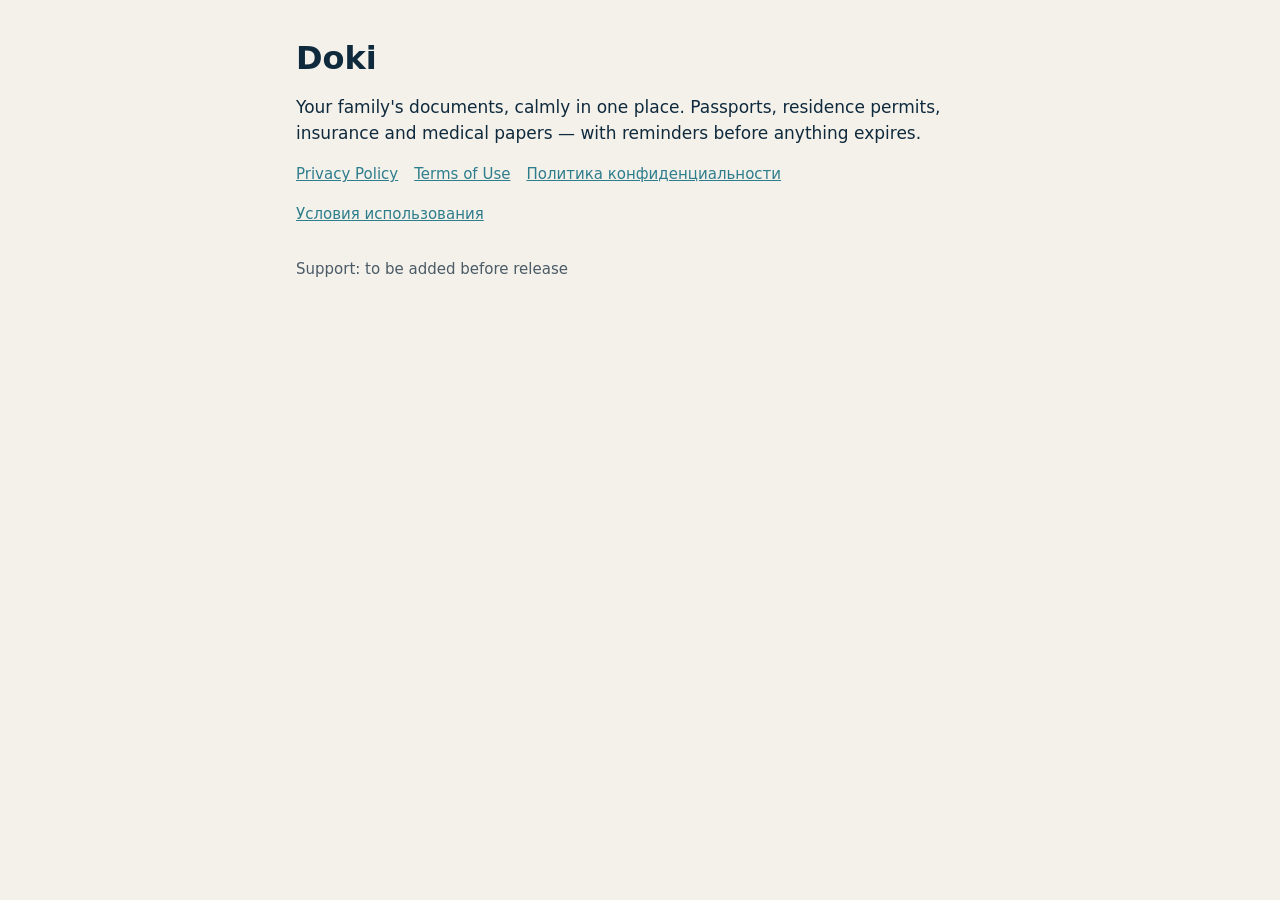
<file: index.html>
<!doctype html>
<html lang="en"><head><meta charset="utf-8"><meta name="viewport" content="width=device-width,initial-scale=1">
<title>Doki</title><link rel="stylesheet" href="style.css"></head>
<body><main>
<h1>Doki</h1>
<p>Your family's documents, calmly in one place. Passports, residence permits, insurance and medical papers — with reminders before anything expires.</p>
<nav><a href="privacy.html">Privacy Policy</a><a href="terms.html">Terms of Use</a><a href="ru/privacy.html">Политика конфиденциальности</a><a href="ru/terms.html">Условия использования</a></nav>
<p class="muted">Support: to be added before release</p>
</main></body></html>
</file>
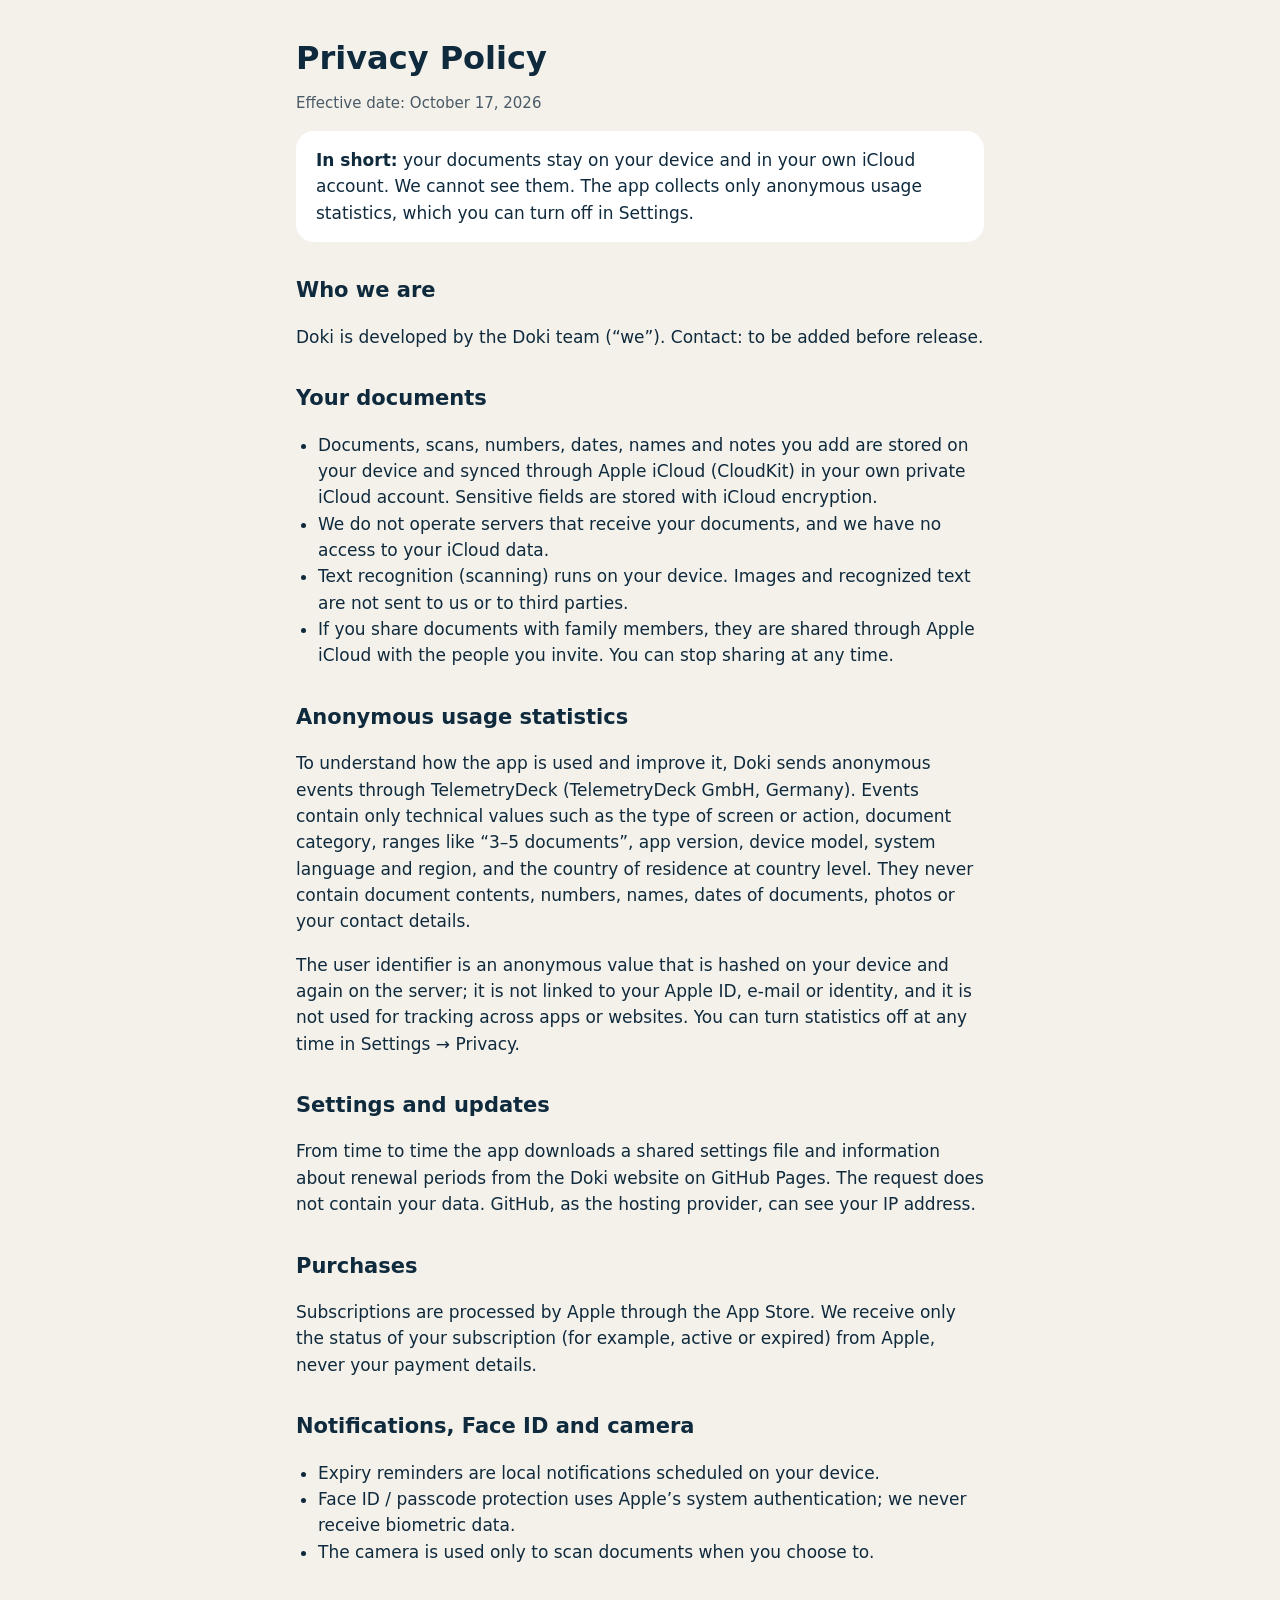
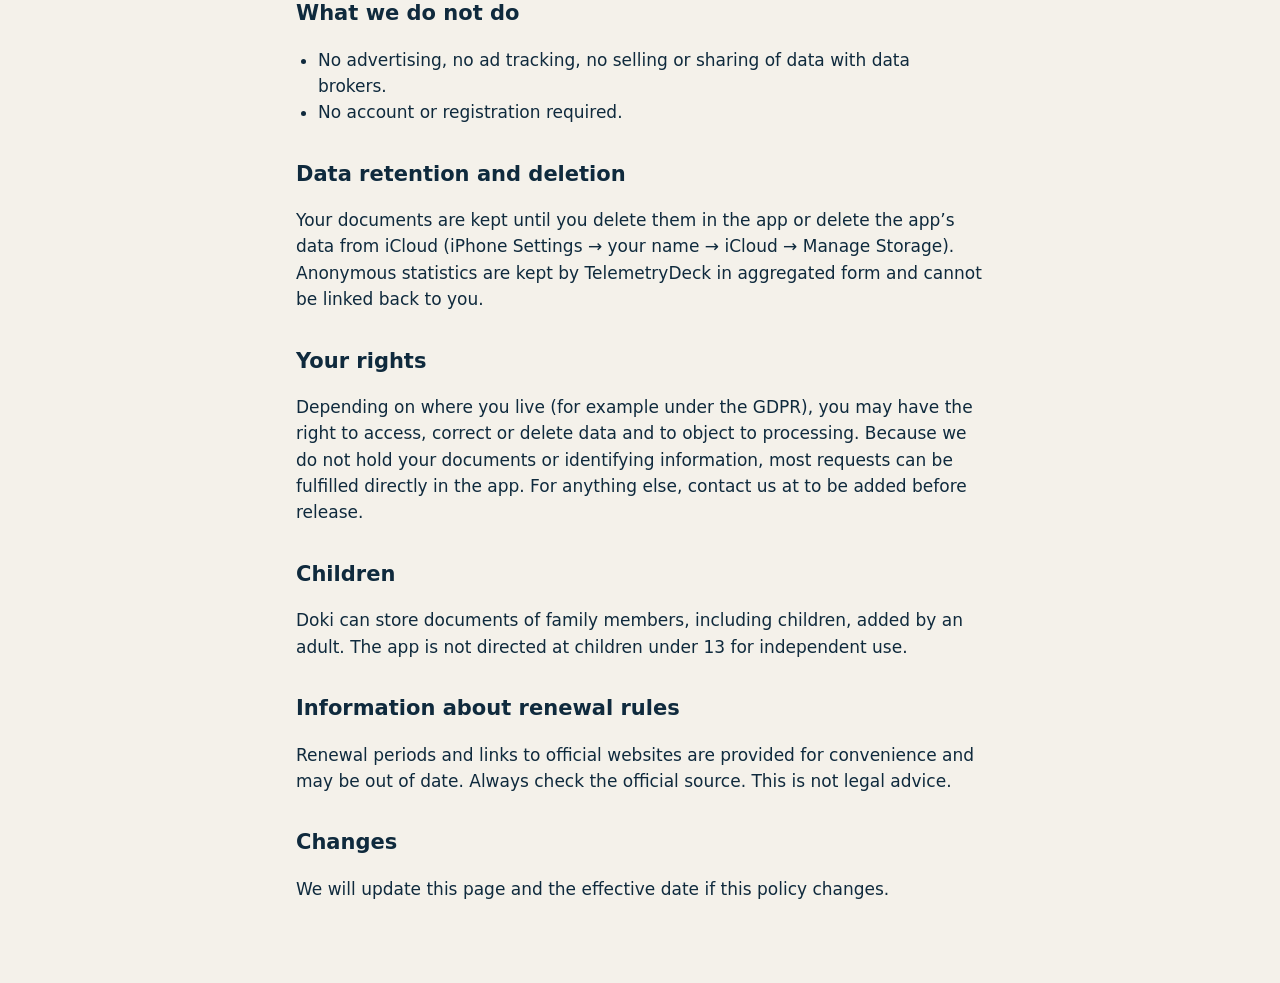
<file: privacy.html>
<!doctype html>
<html lang="en"><head><meta charset="utf-8"><meta name="viewport" content="width=device-width,initial-scale=1">
<title>Doki — Privacy Policy</title><link rel="stylesheet" href="style.css"></head>
<body><main>
<h1>Privacy Policy</h1>
<p class="muted">Effective date: October 17, 2026</p>

<div class="card"><strong>In short:</strong> your documents stay on your device and in your own iCloud account. We cannot see them. The app collects only anonymous usage statistics, which you can turn off in Settings.</div>

<h2>Who we are</h2>
<p>Doki is developed by the Doki team (“we”). Contact: to be added before release.</p>

<h2>Your documents</h2>
<ul>
<li>Documents, scans, numbers, dates, names and notes you add are stored on your device and synced through Apple iCloud (CloudKit) in your own private iCloud account. Sensitive fields are stored with iCloud encryption.</li>
<li>We do not operate servers that receive your documents, and we have no access to your iCloud data.</li>
<li>Text recognition (scanning) runs on your device. Images and recognized text are not sent to us or to third parties.</li>
<li>If you share documents with family members, they are shared through Apple iCloud with the people you invite. You can stop sharing at any time.</li>
</ul>

<h2>Anonymous usage statistics</h2>
<p>To understand how the app is used and improve it, Doki sends anonymous events through TelemetryDeck (TelemetryDeck GmbH, Germany). Events contain only technical values such as the type of screen or action, document category, ranges like “3–5 documents”, app version, device model, system language and region, and the country of residence at country level. They never contain document contents, numbers, names, dates of documents, photos or your contact details.</p>
<p>The user identifier is an anonymous value that is hashed on your device and again on the server; it is not linked to your Apple ID, e-mail or identity, and it is not used for tracking across apps or websites. You can turn statistics off at any time in Settings → Privacy.</p>

<h2>Settings and updates</h2>
<p>From time to time the app downloads a shared settings file and information about renewal periods from the Doki website on GitHub Pages. The request does not contain your data. GitHub, as the hosting provider, can see your IP address.</p>

<h2>Purchases</h2>
<p>Subscriptions are processed by Apple through the App Store. We receive only the status of your subscription (for example, active or expired) from Apple, never your payment details.</p>

<h2>Notifications, Face ID and camera</h2>
<ul>
<li>Expiry reminders are local notifications scheduled on your device.</li>
<li>Face ID / passcode protection uses Apple’s system authentication; we never receive biometric data.</li>
<li>The camera is used only to scan documents when you choose to.</li>
</ul>

<h2>What we do not do</h2>
<ul><li>No advertising, no ad tracking, no selling or sharing of data with data brokers.</li><li>No account or registration required.</li></ul>

<h2>Data retention and deletion</h2>
<p>Your documents are kept until you delete them in the app or delete the app’s data from iCloud (iPhone Settings → your name → iCloud → Manage Storage). Anonymous statistics are kept by TelemetryDeck in aggregated form and cannot be linked back to you.</p>

<h2>Your rights</h2>
<p>Depending on where you live (for example under the GDPR), you may have the right to access, correct or delete data and to object to processing. Because we do not hold your documents or identifying information, most requests can be fulfilled directly in the app. For anything else, contact us at to be added before release.</p>

<h2>Children</h2>
<p>Doki can store documents of family members, including children, added by an adult. The app is not directed at children under 13 for independent use.</p>

<h2>Information about renewal rules</h2>
<p>Renewal periods and links to official websites are provided for convenience and may be out of date. Always check the official source. This is not legal advice.</p>

<h2>Changes</h2>
<p>We will update this page and the effective date if this policy changes.</p>
</main></body></html>
</file>
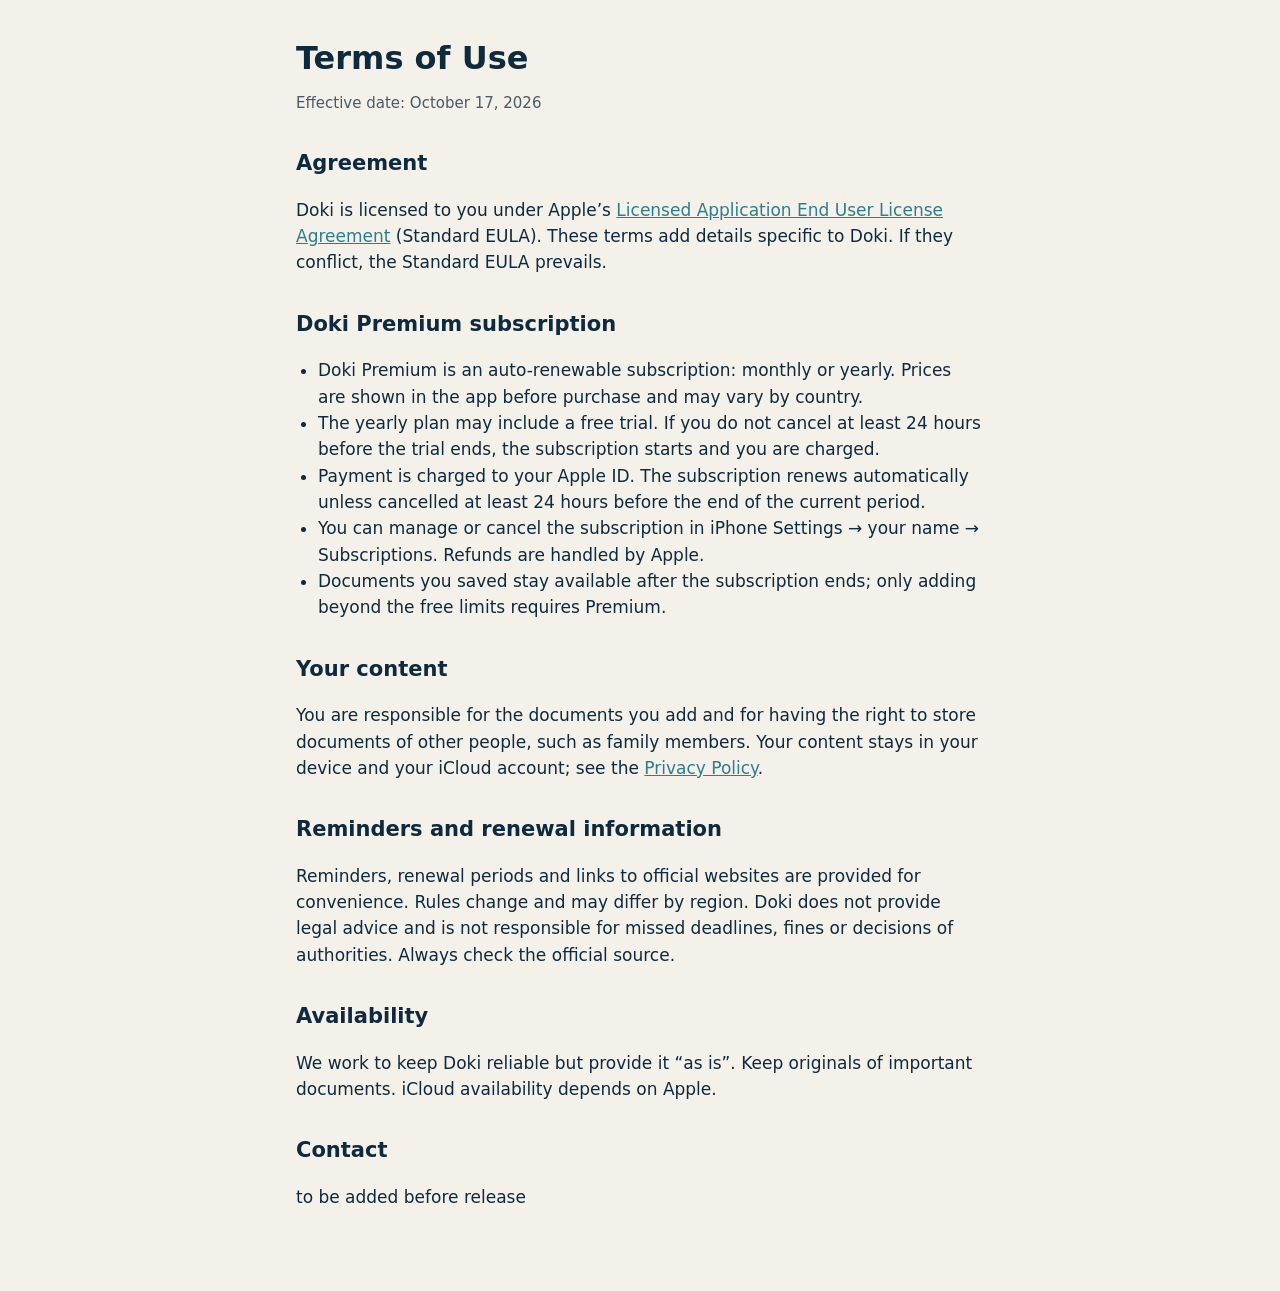
<file: terms.html>
<!doctype html>
<html lang="en"><head><meta charset="utf-8"><meta name="viewport" content="width=device-width,initial-scale=1">
<title>Doki — Terms of Use</title><link rel="stylesheet" href="style.css"></head>
<body><main>
<h1>Terms of Use</h1>
<p class="muted">Effective date: October 17, 2026</p>

<h2>Agreement</h2>
<p>Doki is licensed to you under Apple’s <a href="https://www.apple.com/legal/internet-services/itunes/dev/stdeula/">Licensed Application End User License Agreement</a> (Standard EULA). These terms add details specific to Doki. If they conflict, the Standard EULA prevails.</p>

<h2>Doki Premium subscription</h2>
<ul>
<li>Doki Premium is an auto-renewable subscription: monthly or yearly. Prices are shown in the app before purchase and may vary by country.</li>
<li>The yearly plan may include a free trial. If you do not cancel at least 24 hours before the trial ends, the subscription starts and you are charged.</li>
<li>Payment is charged to your Apple ID. The subscription renews automatically unless cancelled at least 24 hours before the end of the current period.</li>
<li>You can manage or cancel the subscription in iPhone Settings → your name → Subscriptions. Refunds are handled by Apple.</li>
<li>Documents you saved stay available after the subscription ends; only adding beyond the free limits requires Premium.</li>
</ul>

<h2>Your content</h2>
<p>You are responsible for the documents you add and for having the right to store documents of other people, such as family members. Your content stays in your device and your iCloud account; see the <a href="privacy.html">Privacy Policy</a>.</p>

<h2>Reminders and renewal information</h2>
<p>Reminders, renewal periods and links to official websites are provided for convenience. Rules change and may differ by region. Doki does not provide legal advice and is not responsible for missed deadlines, fines or decisions of authorities. Always check the official source.</p>

<h2>Availability</h2>
<p>We work to keep Doki reliable but provide it “as is”. Keep originals of important documents. iCloud availability depends on Apple.</p>

<h2>Contact</h2>
<p>to be added before release</p>
</main></body></html>
</file>
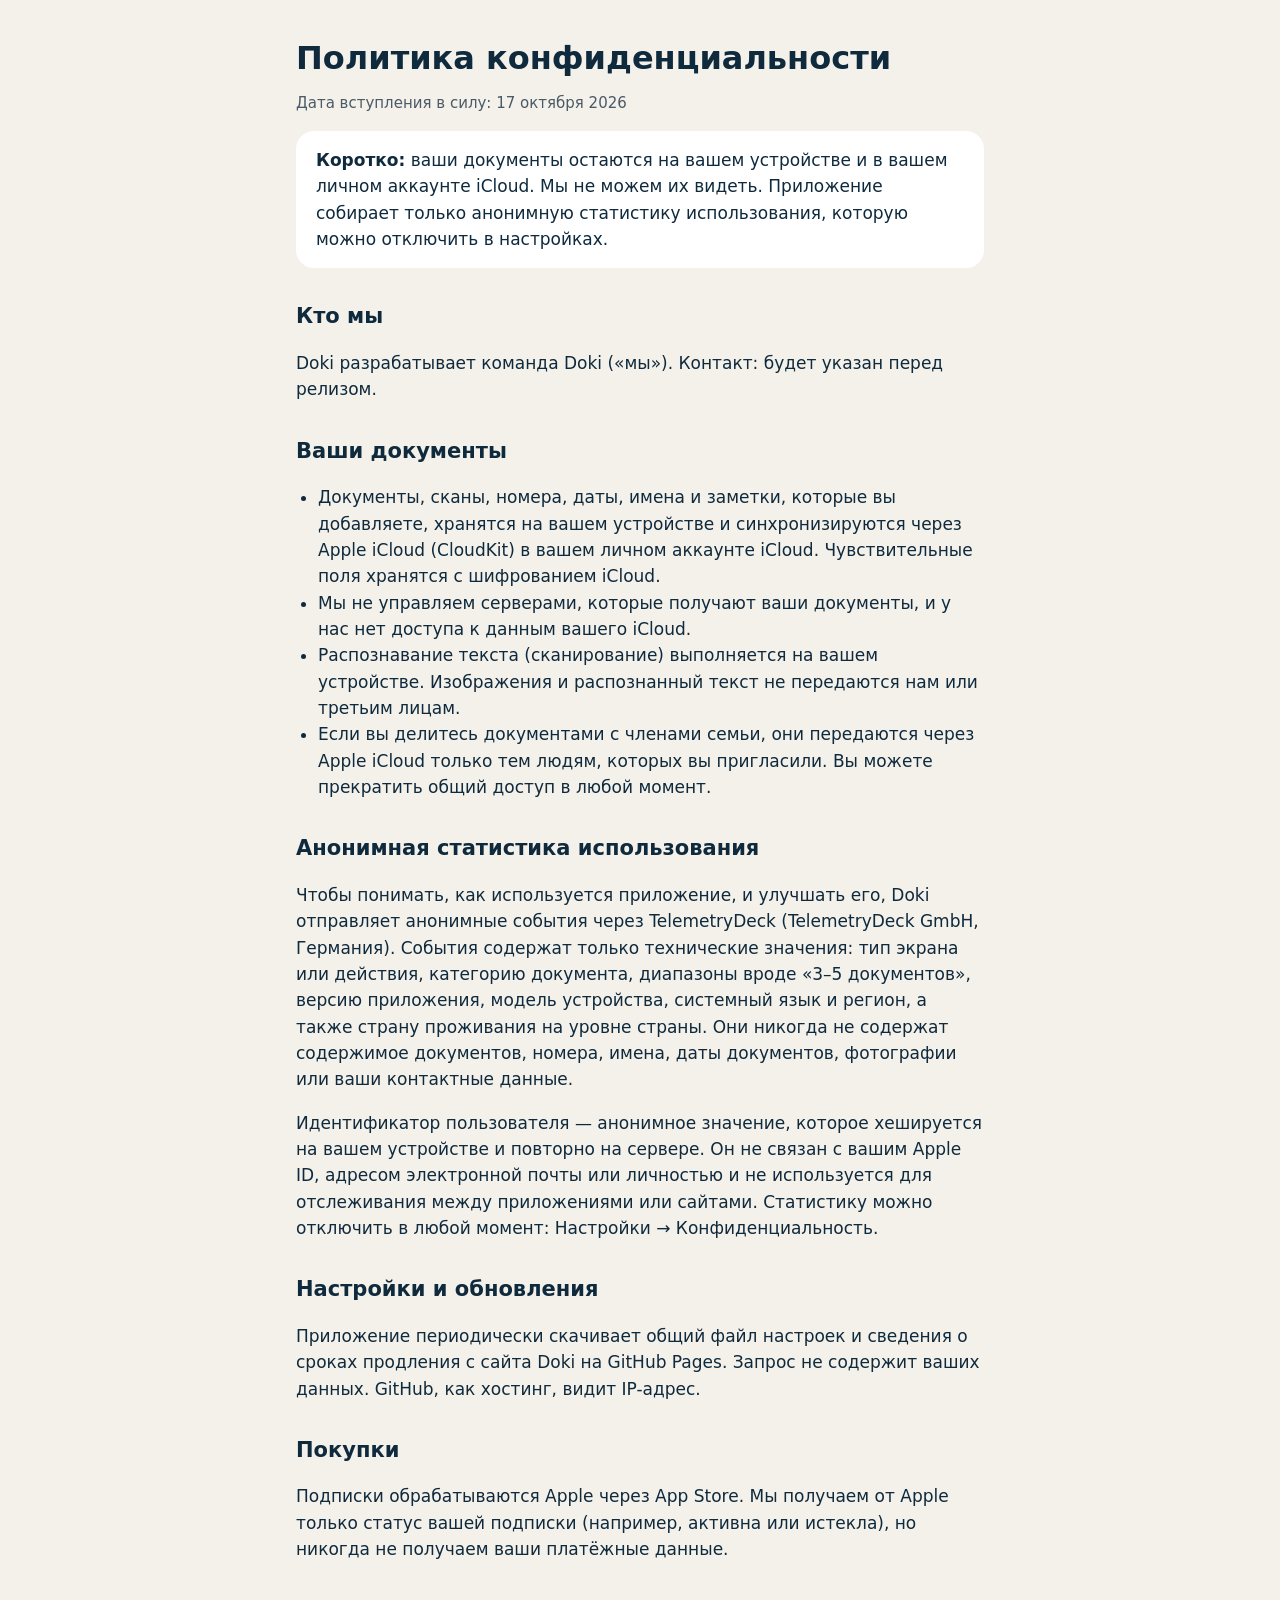
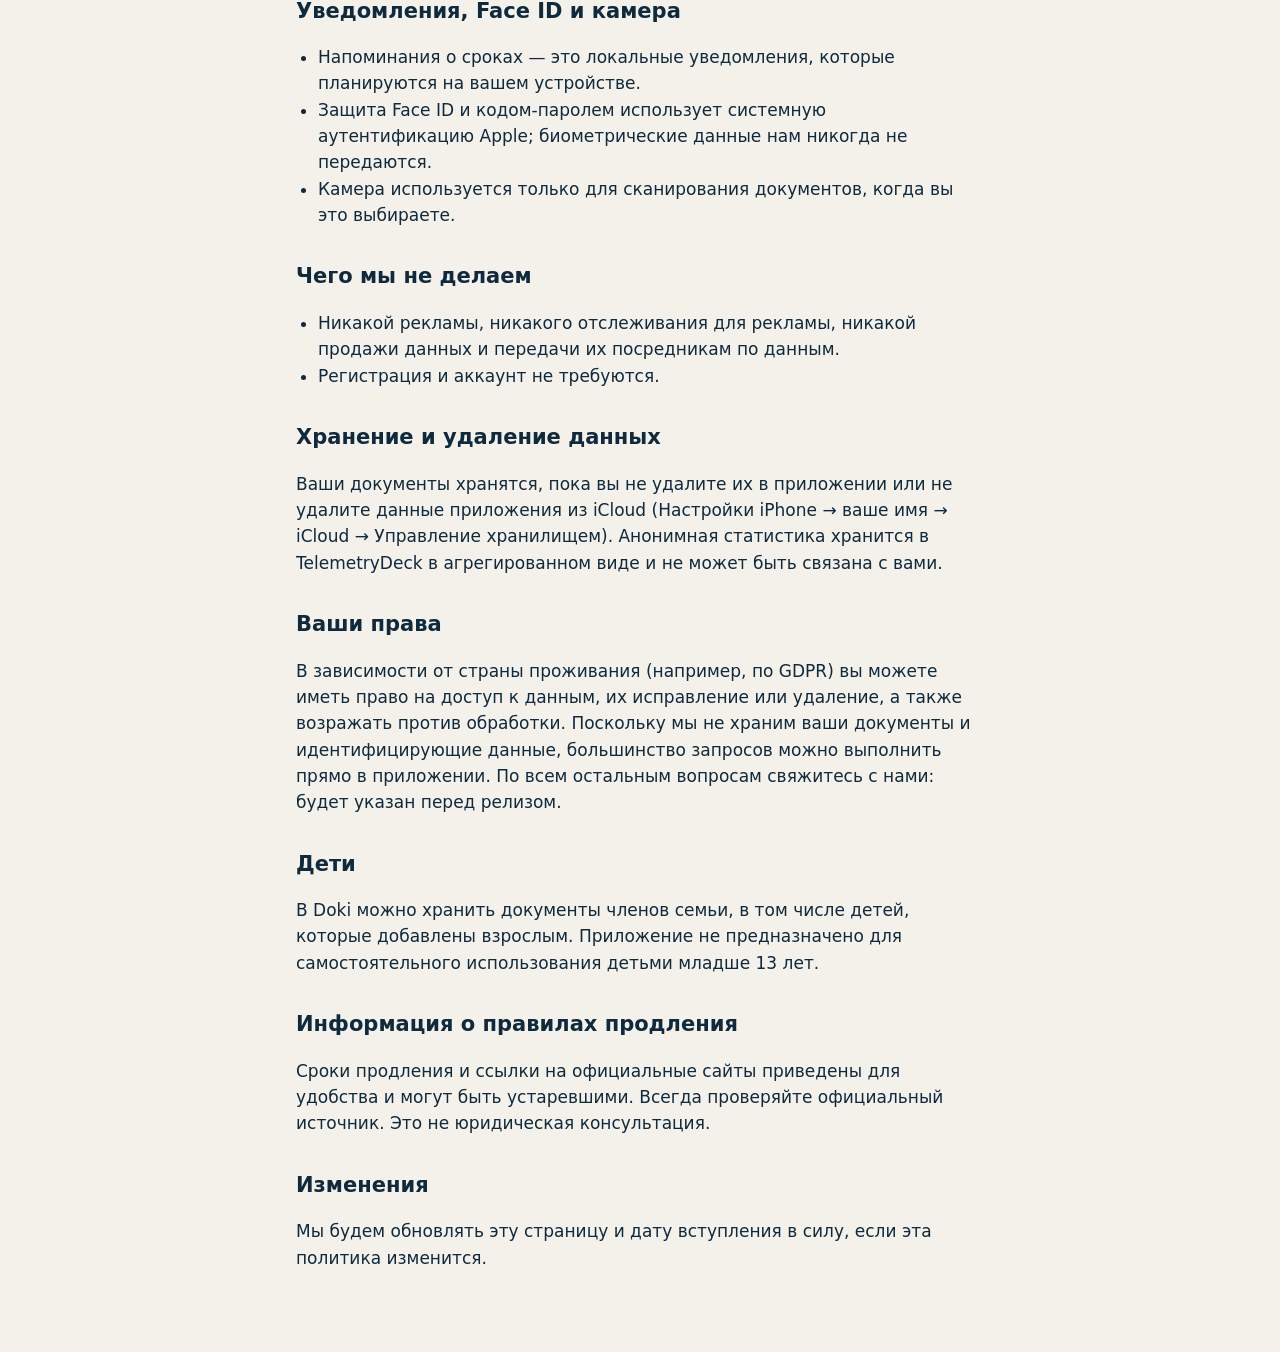
<file: ru/privacy.html>
<!doctype html>
<html lang="ru"><head><meta charset="utf-8"><meta name="viewport" content="width=device-width,initial-scale=1">
<title>Doki — Политика конфиденциальности</title><link rel="stylesheet" href="../style.css"></head>
<body><main>
<h1>Политика конфиденциальности</h1>
<p class="muted">Дата вступления в силу: 17 октября 2026</p>

<div class="card"><strong>Коротко:</strong> ваши документы остаются на вашем устройстве и в вашем личном аккаунте iCloud. Мы не можем их видеть. Приложение собирает только анонимную статистику использования, которую можно отключить в настройках.</div>

<h2>Кто мы</h2>
<p>Doki разрабатывает команда Doki («мы»). Контакт: будет указан перед релизом.</p>

<h2>Ваши документы</h2>
<ul>
<li>Документы, сканы, номера, даты, имена и заметки, которые вы добавляете, хранятся на вашем устройстве и синхронизируются через Apple iCloud (CloudKit) в вашем личном аккаунте iCloud. Чувствительные поля хранятся с шифрованием iCloud.</li>
<li>Мы не управляем серверами, которые получают ваши документы, и у нас нет доступа к данным вашего iCloud.</li>
<li>Распознавание текста (сканирование) выполняется на вашем устройстве. Изображения и распознанный текст не передаются нам или третьим лицам.</li>
<li>Если вы делитесь документами с членами семьи, они передаются через Apple iCloud только тем людям, которых вы пригласили. Вы можете прекратить общий доступ в любой момент.</li>
</ul>

<h2>Анонимная статистика использования</h2>
<p>Чтобы понимать, как используется приложение, и улучшать его, Doki отправляет анонимные события через TelemetryDeck (TelemetryDeck GmbH, Германия). События содержат только технические значения: тип экрана или действия, категорию документа, диапазоны вроде «3–5 документов», версию приложения, модель устройства, системный язык и регион, а также страну проживания на уровне страны. Они никогда не содержат содержимое документов, номера, имена, даты документов, фотографии или ваши контактные данные.</p>
<p>Идентификатор пользователя — анонимное значение, которое хешируется на вашем устройстве и повторно на сервере. Он не связан с вашим Apple ID, адресом электронной почты или личностью и не используется для отслеживания между приложениями или сайтами. Статистику можно отключить в любой момент: Настройки → Конфиденциальность.</p>

<h2>Настройки и обновления</h2>
<p>Приложение периодически скачивает общий файл настроек и сведения о сроках продления с сайта Doki на GitHub Pages. Запрос не содержит ваших данных. GitHub, как хостинг, видит IP-адрес.</p>

<h2>Покупки</h2>
<p>Подписки обрабатываются Apple через App Store. Мы получаем от Apple только статус вашей подписки (например, активна или истекла), но никогда не получаем ваши платёжные данные.</p>

<h2>Уведомления, Face ID и камера</h2>
<ul>
<li>Напоминания о сроках — это локальные уведомления, которые планируются на вашем устройстве.</li>
<li>Защита Face ID и кодом-паролем использует системную аутентификацию Apple; биометрические данные нам никогда не передаются.</li>
<li>Камера используется только для сканирования документов, когда вы это выбираете.</li>
</ul>

<h2>Чего мы не делаем</h2>
<ul><li>Никакой рекламы, никакого отслеживания для рекламы, никакой продажи данных и передачи их посредникам по данным.</li><li>Регистрация и аккаунт не требуются.</li></ul>

<h2>Хранение и удаление данных</h2>
<p>Ваши документы хранятся, пока вы не удалите их в приложении или не удалите данные приложения из iCloud (Настройки iPhone → ваше имя → iCloud → Управление хранилищем). Анонимная статистика хранится в TelemetryDeck в агрегированном виде и не может быть связана с вами.</p>

<h2>Ваши права</h2>
<p>В зависимости от страны проживания (например, по GDPR) вы можете иметь право на доступ к данным, их исправление или удаление, а также возражать против обработки. Поскольку мы не храним ваши документы и идентифицирующие данные, большинство запросов можно выполнить прямо в приложении. По всем остальным вопросам свяжитесь с нами: будет указан перед релизом.</p>

<h2>Дети</h2>
<p>В Doki можно хранить документы членов семьи, в том числе детей, которые добавлены взрослым. Приложение не предназначено для самостоятельного использования детьми младше 13 лет.</p>

<h2>Информация о правилах продления</h2>
<p>Сроки продления и ссылки на официальные сайты приведены для удобства и могут быть устаревшими. Всегда проверяйте официальный источник. Это не юридическая консультация.</p>

<h2>Изменения</h2>
<p>Мы будем обновлять эту страницу и дату вступления в силу, если эта политика изменится.</p>
</main></body></html>
</file>
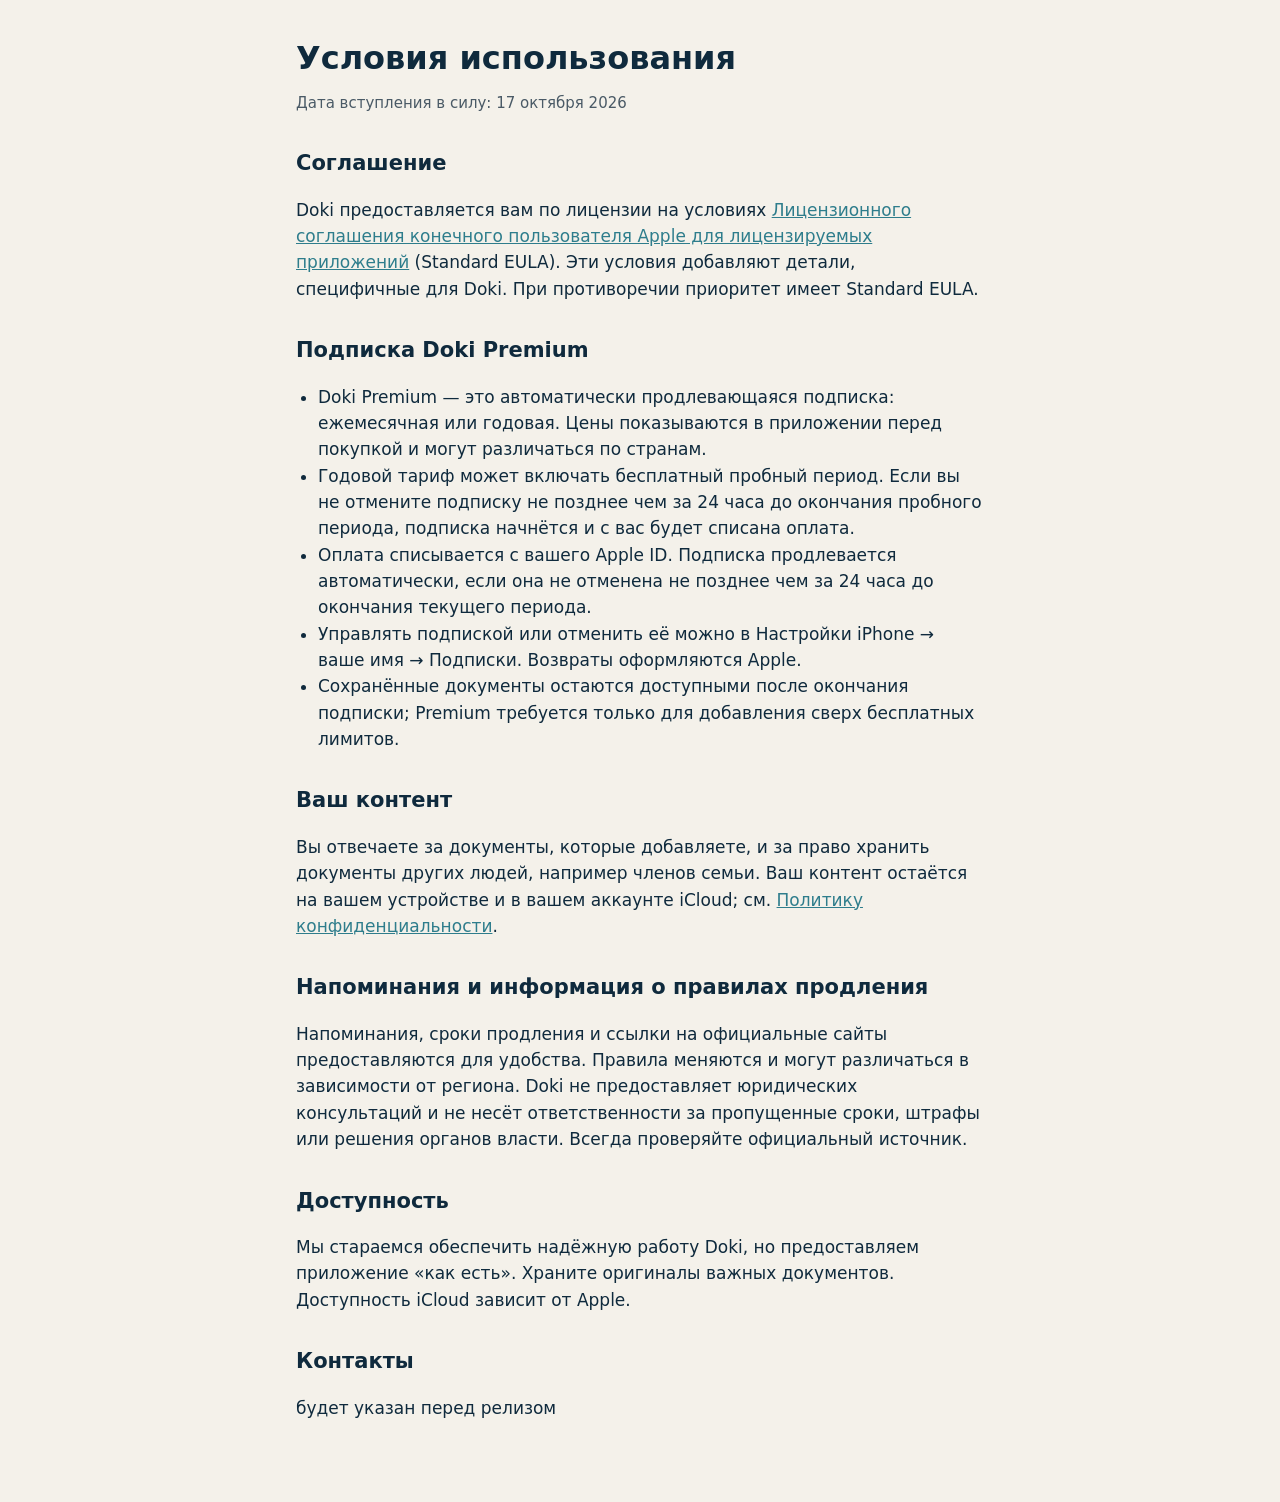
<file: ru/terms.html>
<!doctype html>
<html lang="ru"><head><meta charset="utf-8"><meta name="viewport" content="width=device-width,initial-scale=1">
<title>Doki — Условия использования</title><link rel="stylesheet" href="../style.css"></head>
<body><main>
<h1>Условия использования</h1>
<p class="muted">Дата вступления в силу: 17 октября 2026</p>

<h2>Соглашение</h2>
<p>Doki предоставляется вам по лицензии на условиях <a href="https://www.apple.com/legal/internet-services/itunes/dev/stdeula/">Лицензионного соглашения конечного пользователя Apple для лицензируемых приложений</a> (Standard EULA). Эти условия добавляют детали, специфичные для Doki. При противоречии приоритет имеет Standard EULA.</p>

<h2>Подписка Doki Premium</h2>
<ul>
<li>Doki Premium — это автоматически продлевающаяся подписка: ежемесячная или годовая. Цены показываются в приложении перед покупкой и могут различаться по странам.</li>
<li>Годовой тариф может включать бесплатный пробный период. Если вы не отмените подписку не позднее чем за 24 часа до окончания пробного периода, подписка начнётся и с вас будет списана оплата.</li>
<li>Оплата списывается с вашего Apple ID. Подписка продлевается автоматически, если она не отменена не позднее чем за 24 часа до окончания текущего периода.</li>
<li>Управлять подпиской или отменить её можно в Настройки iPhone → ваше имя → Подписки. Возвраты оформляются Apple.</li>
<li>Сохранённые документы остаются доступными после окончания подписки; Premium требуется только для добавления сверх бесплатных лимитов.</li>
</ul>

<h2>Ваш контент</h2>
<p>Вы отвечаете за документы, которые добавляете, и за право хранить документы других людей, например членов семьи. Ваш контент остаётся на вашем устройстве и в вашем аккаунте iCloud; см. <a href="privacy.html">Политику конфиденциальности</a>.</p>

<h2>Напоминания и информация о правилах продления</h2>
<p>Напоминания, сроки продления и ссылки на официальные сайты предоставляются для удобства. Правила меняются и могут различаться в зависимости от региона. Doki не предоставляет юридических консультаций и не несёт ответственности за пропущенные сроки, штрафы или решения органов власти. Всегда проверяйте официальный источник.</p>

<h2>Доступность</h2>
<p>Мы стараемся обеспечить надёжную работу Doki, но предоставляем приложение «как есть». Храните оригиналы важных документов. Доступность iCloud зависит от Apple.</p>

<h2>Контакты</h2>
<p>будет указан перед релизом</p>
</main></body></html>
</file>
<file: style.css>
:root{--ink:#0F2A3D;--brand:#2E7D8C;--paper:#F4F1EA;--card:#FFFFFF;--muted:#4A5A66;--line:#E3DED3}
@media (prefers-color-scheme:dark){:root{--ink:#F4F1EA;--brand:#3FA7B5;--paper:#0B1A24;--card:#132836;--muted:#A9B7C0;--line:#20394A}}
*{box-sizing:border-box}
body{margin:0;background:var(--paper);color:var(--ink);font:17px/1.55 -apple-system,BlinkMacSystemFont,"Segoe UI",system-ui,sans-serif}
main{max-width:720px;margin:0 auto;padding:40px 16px 64px}
h1{font-size:32px;line-height:1.15;margin:0 0 8px}
h2{font-size:21px;margin:32px 0 8px}
p,li{color:var(--ink)}
.muted{color:var(--muted);font-size:15px}
a{color:var(--brand)}
nav{display:flex;gap:16px;flex-wrap:wrap;margin-bottom:32px;font-size:15px}
.card{background:var(--card);border-radius:18px;padding:16px 20px;margin:16px 0}
ul{padding-left:22px}
</file>
